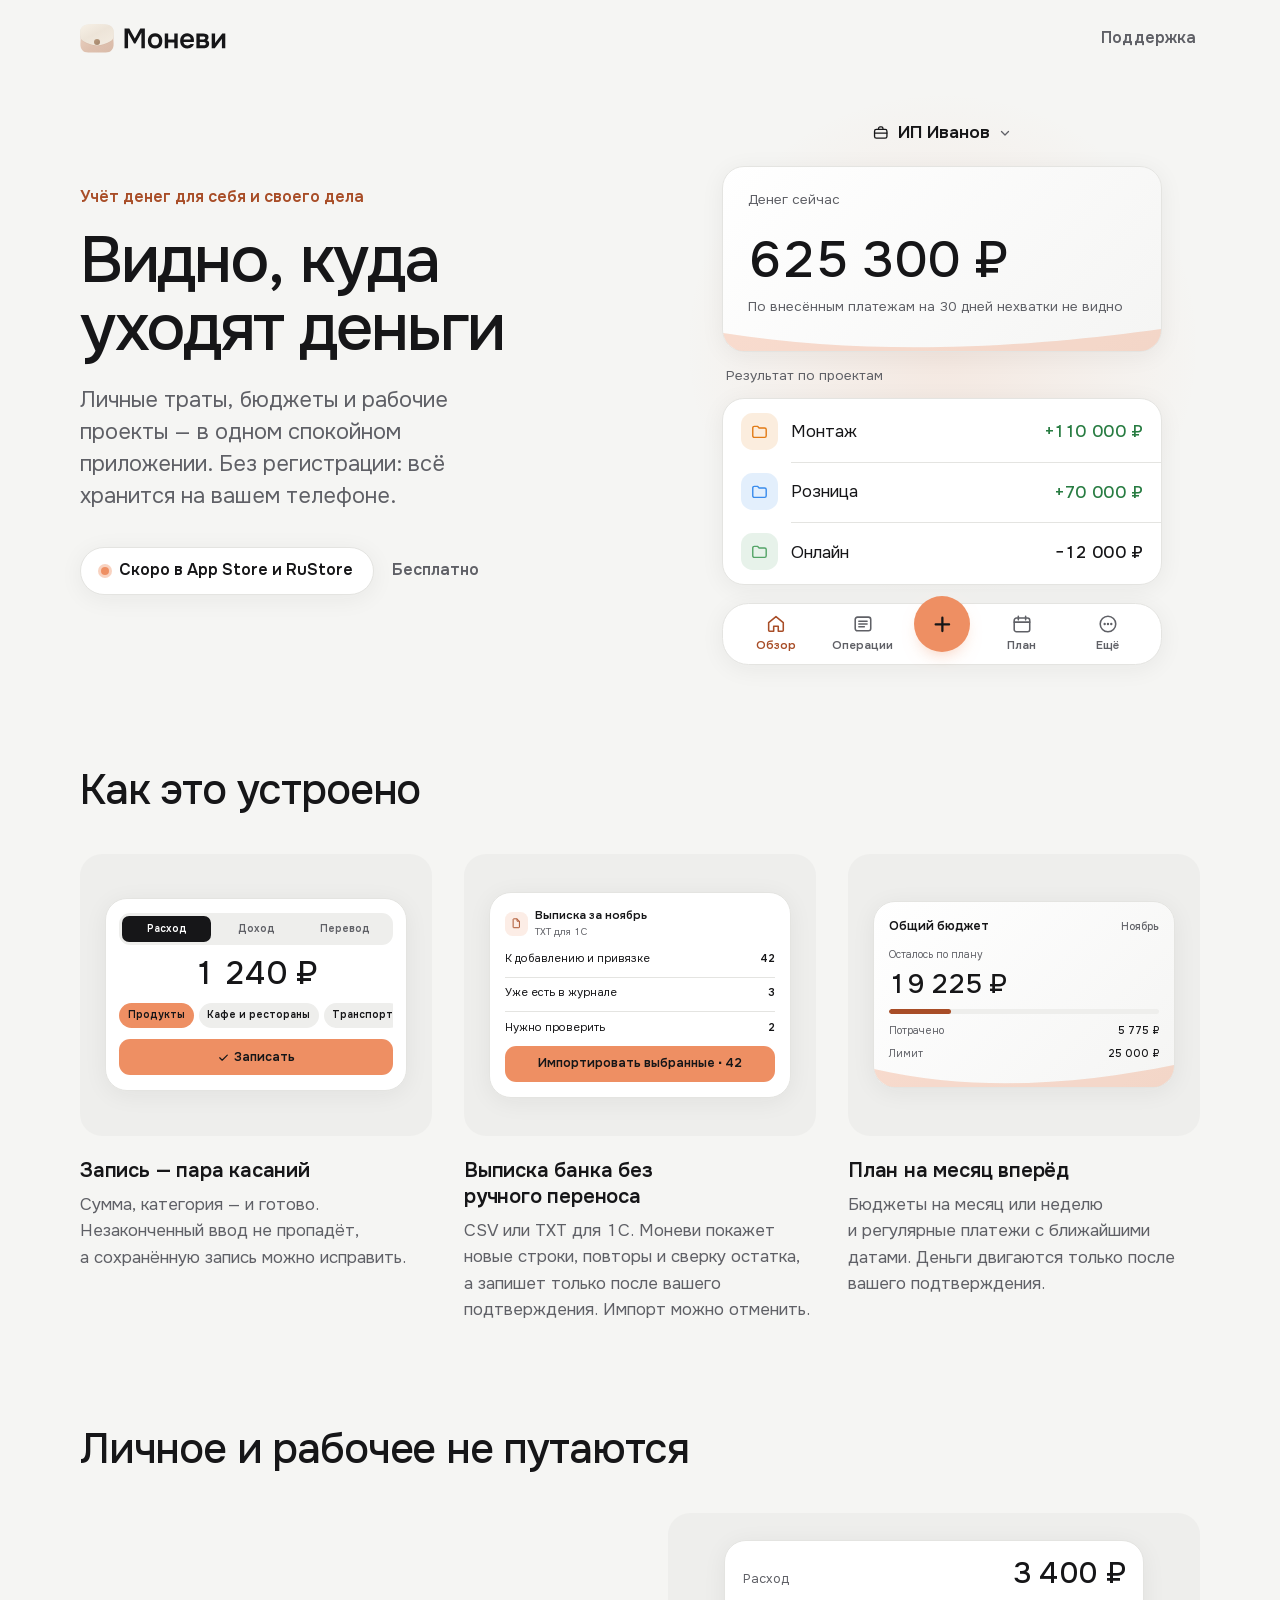
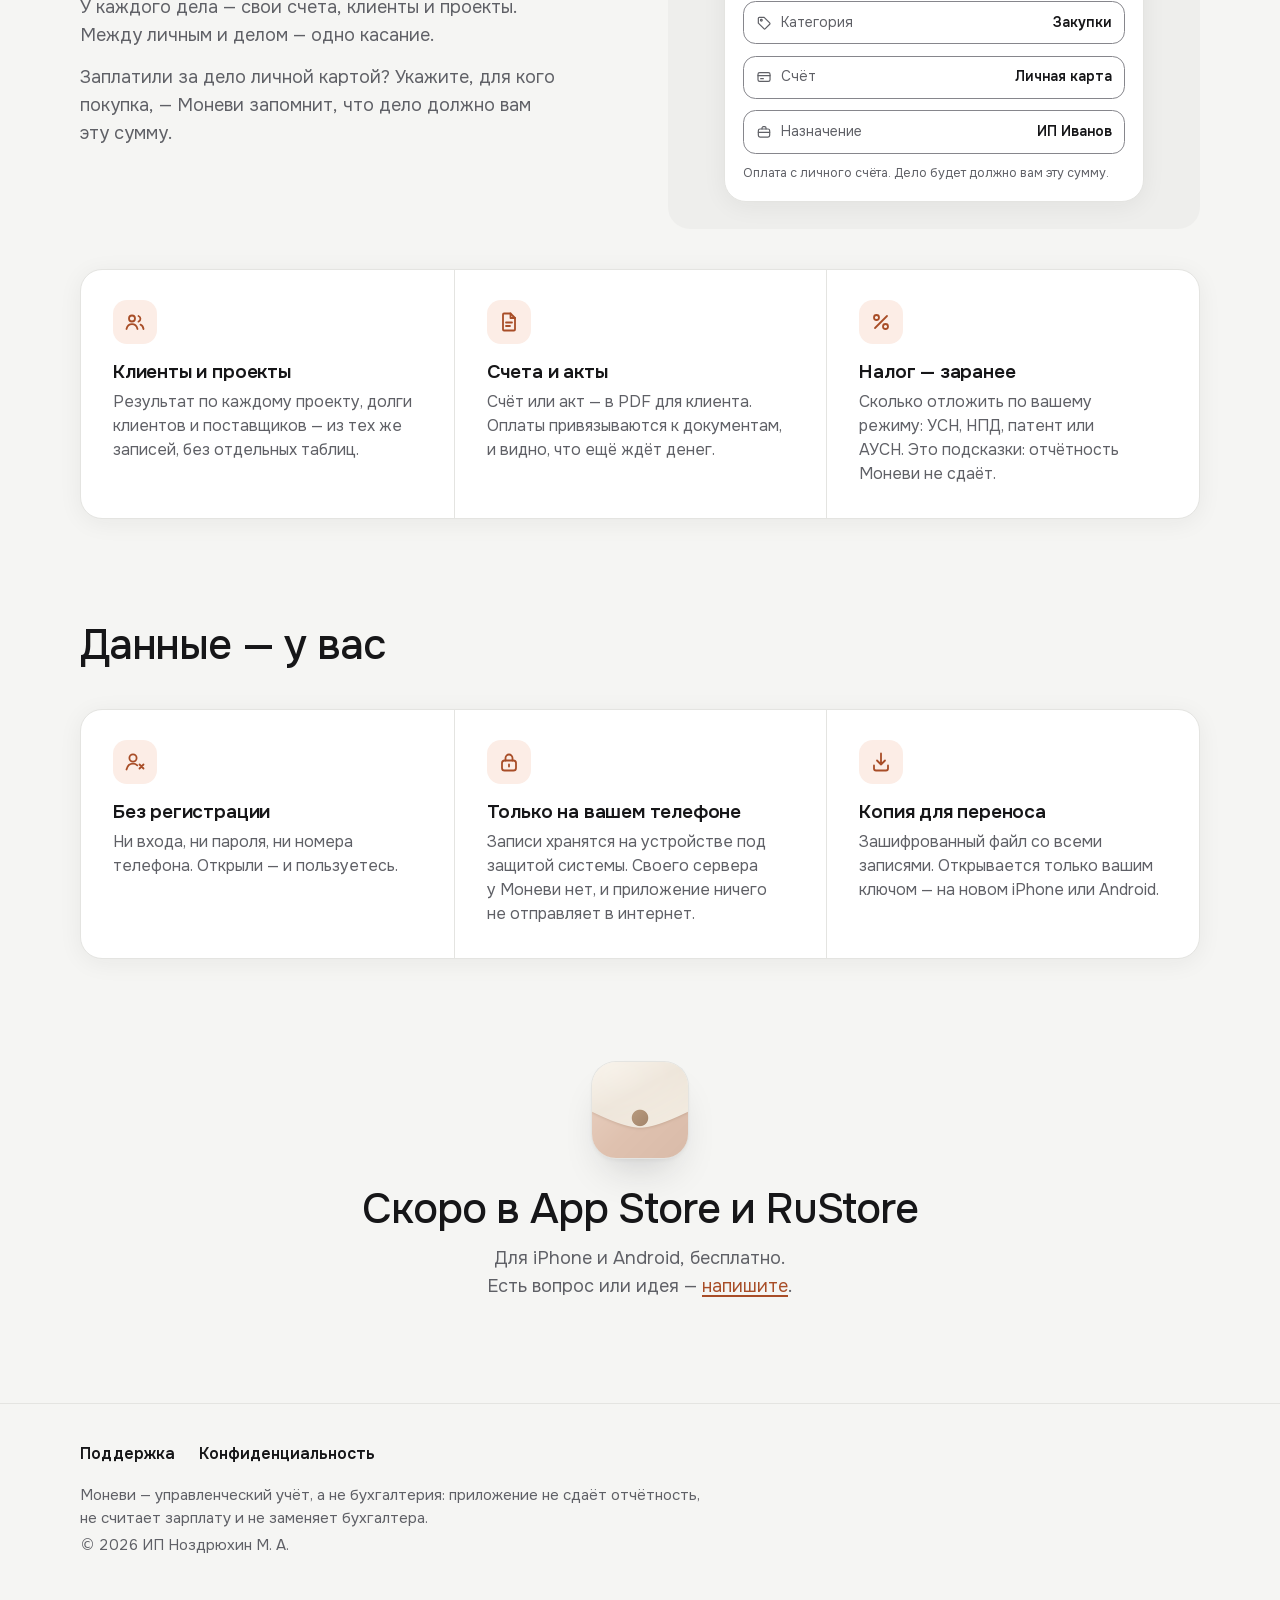
<file: index.html>
<!doctype html>
<html lang="ru">
<head>
<meta charset="utf-8">
<meta name="viewport" content="width=device-width, initial-scale=1">
<title>Моневи — видно, куда уходят деньги</title>
<meta name="description" content="Учёт денег для себя и своего дела: расходы, бюджеты, регулярные платежи, клиенты, проекты и выписки банка. Без регистрации — данные остаются на телефоне. Скоро в App Store и RuStore.">
<link rel="canonical" href="https://monevi.ru/">
<meta name="color-scheme" content="light dark">
<meta name="theme-color" content="#F5F5F3" media="(prefers-color-scheme: light)">
<meta name="theme-color" content="#121214" media="(prefers-color-scheme: dark)">
<link rel="icon" href="/favicon.ico" sizes="any">
<link rel="icon" href="/favicon.svg" type="image/svg+xml">
<link rel="apple-touch-icon" href="/apple-touch-icon.png">
<link rel="preload" href="/assets/fonts/onest-500.woff2" as="font" type="font/woff2" crossorigin>
<link rel="preload" href="/assets/fonts/onest-400.woff2" as="font" type="font/woff2" crossorigin>
<link rel="stylesheet" href="/assets/site.css">
<meta property="og:type" content="website">
<meta property="og:locale" content="ru_RU">
<meta property="og:site_name" content="Моневи">
<meta property="og:title" content="Моневи — видно, куда уходят деньги">
<meta property="og:description" content="Учёт денег для себя и своего дела. Без регистрации — данные остаются на телефоне.">
<meta property="og:url" content="https://monevi.ru/">
<meta property="og:image" content="https://monevi.ru/og.png">
<meta property="og:image:width" content="1200">
<meta property="og:image:height" content="630">
<meta property="og:image:alt" content="Знак Моневи — кошелёк — и надпись «Видно, куда уходят деньги»">
<meta name="twitter:card" content="summary_large_image">
</head>
<body>
<a class="skip" href="#main">К содержанию</a>

<header class="site-head">
  <div class="wrap">
    <a class="logo" href="/"><img src="/assets/img/monevi-wallet.svg" width="34" height="29" alt=""><!-- wordmark --><svg class="wordmark" viewBox="0 0 3657 754" role="img" aria-label="Моневи"><g fill="currentColor"><path d="M20 727V20H190L388 377L585 20H749V727H625V175L412 561H360L145 175V727Z"/><path d="M1118 734Q1037 734 978.5 701.0Q920 668 888.5 607.0Q857 546 857 464Q857 381 888.5 320.5Q920 260 978.5 226.0Q1037 192 1118 192Q1198 192 1256.0 226.0Q1314 260 1345.0 321.5Q1376 383 1376 466Q1376 547 1345.5 607.5Q1315 668 1257.0 701.0Q1199 734 1118 734ZM1117 623Q1167 623 1197.5 600.5Q1228 578 1242.0 542.0Q1256 506 1256 464Q1256 422 1242.0 385.5Q1228 349 1197.5 326.5Q1167 304 1117 304Q1067 304 1036.0 326.5Q1005 349 991.0 385.5Q977 422 977 464Q977 507 991.0 543.0Q1005 579 1036.0 601.0Q1067 623 1117 623Z"/><path d="M1464 727V200H1586V412H1806V200H1928V727H1806V521H1586V727Z"/><path d="M2272 734Q2190 734 2132.5 700.0Q2075 666 2045.5 605.5Q2016 545 2016 465Q2016 385 2046.5 323.5Q2077 262 2134.5 227.0Q2192 192 2273 192Q2331 192 2376.0 212.5Q2421 233 2452.0 269.5Q2483 306 2498.0 353.5Q2513 401 2512 455Q2512 467 2511.0 478.5Q2510 490 2508 503H2138Q2141 538 2156.5 567.0Q2172 596 2200.5 613.0Q2229 630 2272 630Q2297 630 2320.0 623.5Q2343 617 2360.5 604.0Q2378 591 2384 571H2506Q2493 628 2458.0 664.0Q2423 700 2374.5 717.0Q2326 734 2272 734ZM2394 412Q2394 379 2379.0 352.0Q2364 325 2336.5 309.5Q2309 294 2270 294Q2228 294 2200.0 311.0Q2172 328 2157.0 355.0Q2142 382 2140 412Z"/><path d="M2600 727V200H2839Q2873 200 2907.5 204.5Q2942 209 2970.0 223.5Q2998 238 3015.5 264.5Q3033 291 3033 336Q3033 360 3025.5 381.0Q3018 402 3004.5 417.0Q2991 432 2971 443Q3017 456 3037.5 488.5Q3058 521 3058 567Q3058 610 3041.0 640.5Q3024 671 2995.5 690.0Q2967 709 2932.5 718.0Q2898 727 2863 727ZM2722 621H2848Q2873 621 2893.0 616.0Q2913 611 2925.5 598.0Q2938 585 2938 562Q2938 541 2928.5 528.5Q2919 516 2903.5 510.5Q2888 505 2869.0 503.5Q2850 502 2832 502H2722ZM2722 416H2806Q2823 416 2842.0 414.0Q2861 412 2878.0 405.5Q2895 399 2906.0 387.0Q2917 375 2917 356Q2917 330 2902.5 319.0Q2888 308 2867.5 305.0Q2847 302 2827 302H2722Z"/><path d="M3149 727V200H3271V543Q3277 532 3286.5 519.0Q3296 506 3303 498L3529 200H3637V727H3516V388Q3508 401 3499.5 412.5Q3491 424 3483 434L3260 727Z"/></g></svg><!-- /wordmark --></a>
    <nav class="head-nav" aria-label="Разделы">
      <a href="/support/">Поддержка</a>
    </nav>
  </div>
</header>

<main id="main">
  <section class="hero">
    <div class="wrap hero-grid">
      <div class="hero-text">
        <p class="eyebrow">Учёт денег для&nbsp;себя и&nbsp;своего дела</p>
        <h1>Видно, куда уходят деньги</h1>
        <p class="lead">Личные траты, бюджеты и&nbsp;рабочие проекты&nbsp;— в&nbsp;одном спокойном приложении. Без регистрации: всё хранится на&nbsp;вашем телефоне.</p>
        <p class="get">
          <span class="soon">Скоро в&nbsp;App Store и&nbsp;RuStore</span>
          <span class="free">Бесплатно</span>
        </p>
      </div>

      <figure class="hero-figure" role="img" aria-label="Главный экран Моневи для дела «ИП Иванов». Денег сейчас — 625 300 ₽, по внесённым платежам на 30 дней нехватки не видно. Результат по проектам: Монтаж +110 000 ₽, Розница +70 000 ₽, Онлайн −12 000 ₽.">
        <div class="scene" aria-hidden="true">
          <p class="space">
            <svg class="ui-ico" viewBox="0 0 24 24" fill="none" stroke="currentColor" stroke-width="1.8" stroke-linecap="round" stroke-linejoin="round"><rect x="3.5" y="7.5" width="17" height="12" rx="2.5"/><path d="M9 7.5V6a2 2 0 0 1 2-2h2a2 2 0 0 1 2 2v1.5M3.5 12.5h17"/></svg>
            ИП Иванов
            <svg class="ui-ico" viewBox="0 0 24 24" fill="none" stroke="currentColor" stroke-width="2.2" stroke-linecap="round" stroke-linejoin="round"><path d="M6 9.5l6 6 6-6"/></svg>
          </p>
          <div class="ui-card fold now">
            <p class="ui-label">Денег сейчас</p>
            <p class="ui-money">625&nbsp;300&nbsp;₽</p>
            <p class="ui-note">По&nbsp;внесённым платежам на&nbsp;30&nbsp;дней нехватки не&nbsp;видно</p>
          </div>
          <p class="ui-caption">Результат по&nbsp;проектам</p>
          <div class="ui-card rows">
            <p class="row"><i class="tile tint-orange"><svg viewBox="0 0 24 24" fill="none" stroke="currentColor" stroke-width="1.8" stroke-linejoin="round"><path d="M3.5 7.5a2 2 0 0 1 2-2h4l2 2h7a2 2 0 0 1 2 2v8a2 2 0 0 1-2 2h-13a2 2 0 0 1-2-2z"/></svg></i><span>Монтаж</span><b class="ui-money ui-plus">+110&nbsp;000&nbsp;₽</b></p>
            <p class="row"><i class="tile tint-blue"><svg viewBox="0 0 24 24" fill="none" stroke="currentColor" stroke-width="1.8" stroke-linejoin="round"><path d="M3.5 7.5a2 2 0 0 1 2-2h4l2 2h7a2 2 0 0 1 2 2v8a2 2 0 0 1-2 2h-13a2 2 0 0 1-2-2z"/></svg></i><span>Розница</span><b class="ui-money ui-plus">+70&nbsp;000&nbsp;₽</b></p>
            <p class="row"><i class="tile tint-green"><svg viewBox="0 0 24 24" fill="none" stroke="currentColor" stroke-width="1.8" stroke-linejoin="round"><path d="M3.5 7.5a2 2 0 0 1 2-2h4l2 2h7a2 2 0 0 1 2 2v8a2 2 0 0 1-2 2h-13a2 2 0 0 1-2-2z"/></svg></i><span>Онлайн</span><b class="ui-money">−12&nbsp;000&nbsp;₽</b></p>
          </div>
          <div class="tabbar">
            <span class="on"><svg viewBox="0 0 24 24" fill="none" stroke="currentColor" stroke-width="1.7" stroke-linejoin="round"><path d="M4 10.5L12 4l8 6.5V19a1 1 0 0 1-1 1h-4.5v-5.5h-5V20H5a1 1 0 0 1-1-1z"/></svg>Обзор</span>
            <span><svg viewBox="0 0 24 24" fill="none" stroke="currentColor" stroke-width="1.7" stroke-linecap="round" stroke-linejoin="round"><rect x="3.5" y="4.5" width="17" height="15" rx="2.5"/><path d="M7.5 9h9M7.5 12h9M7.5 15h6"/></svg>Операции</span>
            <i class="clasp"><svg viewBox="0 0 24 24" fill="none" stroke="currentColor" stroke-width="2.2" stroke-linecap="round"><path d="M12 5.5v13M5.5 12h13"/></svg></i>
            <span><svg viewBox="0 0 24 24" fill="none" stroke="currentColor" stroke-width="1.7" stroke-linecap="round" stroke-linejoin="round"><rect x="3.5" y="5.5" width="17" height="15" rx="2.5"/><path d="M3.5 10h17M8 3.5v4M16 3.5v4"/></svg>План</span>
            <span><svg viewBox="0 0 24 24" fill="none" stroke="currentColor" stroke-width="1.7" stroke-linecap="round"><circle cx="12" cy="12" r="8.5"/><path d="M8.4 12h.01M12 12h.01M15.6 12h.01" stroke-width="2.6"/></svg>Ещё</span>
          </div>
        </div>
      </figure>
    </div>
  </section>

  <section class="section" aria-labelledby="how">
    <div class="wrap">
      <h2 id="how">Как это устроено</h2>
      <ol class="beats">
        <li class="beat">
          <div class="stage" aria-hidden="true">
            <div class="ui-card qa">
              <p class="seg"><span class="on">Расход</span><span>Доход</span><span>Перевод</span></p>
              <p class="ui-money">1&nbsp;240&nbsp;₽</p>
              <p class="chips"><span class="on">Продукты</span><span>Кафе и&nbsp;рестораны</span><span>Транспорт</span></p>
              <p class="btn-ui"><svg viewBox="0 0 24 24" fill="none" stroke="currentColor" stroke-width="2.2" stroke-linecap="round" stroke-linejoin="round"><path d="M5 12.5l4.5 4.5L19 7.5"/></svg>Записать</p>
            </div>
          </div>
          <h3>Запись&nbsp;— пара касаний</h3>
          <p>Сумма, категория&nbsp;— и&nbsp;готово. Незаконченный ввод не&nbsp;пропадёт, а&nbsp;сохранённую запись можно исправить.</p>
        </li>
        <li class="beat">
          <div class="stage" aria-hidden="true">
            <div class="ui-card imp">
              <p class="imp-file"><i class="tile"><svg viewBox="0 0 24 24" fill="none" stroke="currentColor" stroke-width="1.8" stroke-linejoin="round"><path d="M7 3.5h6.5L18 8v11.5a1 1 0 0 1-1 1H7a1 1 0 0 1-1-1v-15a1 1 0 0 1 1-1z"/><path d="M13.5 3.5V8H18"/></svg></i><span>Выписка за&nbsp;ноябрь<small>TXT для&nbsp;1С</small></span></p>
              <p class="stat"><span>К&nbsp;добавлению и&nbsp;привязке</span><b>42</b></p>
              <p class="stat"><span>Уже есть в&nbsp;журнале</span><b>3</b></p>
              <p class="stat"><span>Нужно проверить</span><b>2</b></p>
              <p class="btn-ui">Импортировать выбранные · 42</p>
            </div>
          </div>
          <h3>Выписка банка без ручного переноса</h3>
          <p>CSV или TXT для&nbsp;1С. Моневи покажет новые строки, повторы и&nbsp;сверку остатка, а&nbsp;запишет только после вашего подтверждения. Импорт можно отменить.</p>
        </li>
        <li class="beat">
          <div class="stage" aria-hidden="true">
            <div class="ui-card fold budget">
              <p class="budget-head"><span>Общий бюджет</span><small>Ноябрь</small></p>
              <p class="ui-label">Осталось по&nbsp;плану</p>
              <p class="ui-money">19&nbsp;225&nbsp;₽</p>
              <p class="bar"><i></i></p>
              <p class="stat"><span>Потрачено</span><b>5&nbsp;775&nbsp;₽</b></p>
              <p class="stat"><span>Лимит</span><b>25&nbsp;000&nbsp;₽</b></p>
            </div>
          </div>
          <h3>План на&nbsp;месяц вперёд</h3>
          <p>Бюджеты на&nbsp;месяц или неделю и&nbsp;регулярные платежи с&nbsp;ближайшими датами. Деньги двигаются только после вашего подтверждения.</p>
        </li>
      </ol>
    </div>
  </section>

  <section class="section" aria-labelledby="business">
    <div class="wrap">
      <h2 id="business">Личное и&nbsp;рабочее не&nbsp;путаются</h2>
      <div class="linked">
        <div class="linked-text">
          <p>У&nbsp;каждого дела&nbsp;— свои счета, клиенты и&nbsp;проекты. Между личным и&nbsp;делом&nbsp;— одно касание.</p>
          <p>Заплатили за&nbsp;дело личной картой? Укажите, для кого покупка,&nbsp;— Моневи запомнит, что дело должно вам эту сумму.</p>
        </div>
        <div class="stage" aria-hidden="true">
          <div class="ui-card purchase">
            <p class="purchase-head"><span class="ui-label">Расход</span><b class="ui-money">3&nbsp;400&nbsp;₽</b></p>
            <p class="field"><svg viewBox="0 0 24 24" fill="none" stroke="currentColor" stroke-width="1.8" stroke-linejoin="round"><path d="M3.5 12.2V5a1.5 1.5 0 0 1 1.5-1.5h7.2l8.3 8.3a1.5 1.5 0 0 1 0 2.1l-6.6 6.6a1.5 1.5 0 0 1-2.1 0z"/><circle cx="8" cy="8" r="1.3"/></svg><span>Категория</span><b>Закупки</b></p>
            <p class="field"><svg viewBox="0 0 24 24" fill="none" stroke="currentColor" stroke-width="1.8" stroke-linecap="round" stroke-linejoin="round"><rect x="3" y="5.5" width="18" height="13" rx="2.5"/><path d="M3 10h18M7 14.5h4"/></svg><span>Счёт</span><b>Личная карта</b></p>
            <p class="field"><svg viewBox="0 0 24 24" fill="none" stroke="currentColor" stroke-width="1.8" stroke-linecap="round" stroke-linejoin="round"><rect x="3.5" y="7.5" width="17" height="12" rx="2.5"/><path d="M9 7.5V6a2 2 0 0 1 2-2h2a2 2 0 0 1 2 2v1.5M3.5 12.5h17"/></svg><span>Назначение</span><b>ИП Иванов</b></p>
            <p class="ui-note">Оплата с&nbsp;личного счёта. Дело будет должно вам эту сумму.</p>
          </div>
        </div>
      </div>
      <ul class="facts">
        <li class="fact">
          <span class="fact-icon"><svg viewBox="0 0 24 24" fill="none" stroke="currentColor" stroke-width="1.8" stroke-linecap="round" stroke-linejoin="round" aria-hidden="true"><circle cx="9" cy="8.5" r="3"/><path d="M3.5 19c.8-3 3-4.8 5.5-4.8s4.7 1.8 5.5 4.8M15.5 6a3 3 0 0 1 0 5.6M17.5 14.6c1.5.6 2.6 2.1 3 4.4"/></svg></span>
          <h3>Клиенты и&nbsp;проекты</h3>
          <p>Результат по&nbsp;каждому проекту, долги клиентов и&nbsp;поставщиков&nbsp;— из&nbsp;тех&nbsp;же записей, без отдельных таблиц.</p>
        </li>
        <li class="fact">
          <span class="fact-icon"><svg viewBox="0 0 24 24" fill="none" stroke="currentColor" stroke-width="1.8" stroke-linecap="round" stroke-linejoin="round" aria-hidden="true"><path d="M7 3.5h6.5L18 8v11.5a1 1 0 0 1-1 1H7a1 1 0 0 1-1-1v-15a1 1 0 0 1 1-1z"/><path d="M13.5 3.5V8H18M9 12.5h6M9 16h4"/></svg></span>
          <h3>Счета и&nbsp;акты</h3>
          <p>Счёт или акт&nbsp;— в&nbsp;PDF для клиента. Оплаты привязываются к&nbsp;документам, и&nbsp;видно, что ещё ждёт денег.</p>
        </li>
        <li class="fact">
          <span class="fact-icon"><svg viewBox="0 0 24 24" fill="none" stroke="currentColor" stroke-width="1.8" stroke-linecap="round" aria-hidden="true"><path d="M18 6L6 18"/><circle cx="7.5" cy="7.5" r="2.5"/><circle cx="16.5" cy="16.5" r="2.5"/></svg></span>
          <h3>Налог&nbsp;— заранее</h3>
          <p>Сколько отложить по&nbsp;вашему режиму: УСН, НПД, патент или АУСН. Это подсказки: отчётность Моневи не&nbsp;сдаёт.</p>
        </li>
      </ul>
    </div>
  </section>

  <section class="section" aria-labelledby="data">
    <div class="wrap">
      <h2 id="data">Данные&nbsp;— у&nbsp;вас</h2>
      <ul class="facts">
        <li class="fact">
          <span class="fact-icon"><svg viewBox="0 0 24 24" fill="none" stroke="currentColor" stroke-width="1.8" stroke-linecap="round" stroke-linejoin="round" aria-hidden="true"><circle cx="10" cy="8" r="3.6"/><path d="M3.5 19.5c.9-3.6 3.6-5.8 6.5-5.8 1.6 0 3.1.6 4.3 1.7M16.5 14.5l4 4M20.5 14.5l-4 4"/></svg></span>
          <h3>Без регистрации</h3>
          <p>Ни входа, ни пароля, ни номера телефона. Открыли&nbsp;— и&nbsp;пользуетесь.</p>
        </li>
        <li class="fact">
          <span class="fact-icon"><svg viewBox="0 0 24 24" fill="none" stroke="currentColor" stroke-width="1.8" stroke-linecap="round" stroke-linejoin="round" aria-hidden="true"><rect x="5" y="10.5" width="14" height="10" rx="2.6"/><path d="M8.5 10.5V8a3.5 3.5 0 0 1 7 0v2.5M12 14.5v2"/></svg></span>
          <h3>Только на&nbsp;вашем телефоне</h3>
          <p>Записи хранятся на&nbsp;устройстве под защитой системы. Своего сервера у&nbsp;Моневи нет, и&nbsp;приложение ничего не&nbsp;отправляет в&nbsp;интернет.</p>
        </li>
        <li class="fact">
          <span class="fact-icon"><svg viewBox="0 0 24 24" fill="none" stroke="currentColor" stroke-width="1.8" stroke-linecap="round" stroke-linejoin="round" aria-hidden="true"><path d="M12 3.5v11M8 10.5l4 4 4-4M5 15.5v3a2 2 0 0 0 2 2h10a2 2 0 0 0 2-2v-3"/></svg></span>
          <h3>Копия для&nbsp;переноса</h3>
          <p>Зашифрованный файл со&nbsp;всеми записями. Открывается только вашим ключом&nbsp;— на&nbsp;новом iPhone или Android.</p>
        </li>
      </ul>
    </div>
  </section>

  <section class="section closing" aria-labelledby="get">
    <div class="wrap">
      <img class="closing-icon" src="/assets/img/icon-192.png" width="96" height="96" alt="">
      <h2 id="get">Скоро в&nbsp;App Store и&nbsp;RuStore</h2>
      <p>Для iPhone и&nbsp;Android, бесплатно. Есть вопрос или идея&nbsp;— <a href="/support/">напишите</a>.</p>
    </div>
  </section>
</main>

<footer class="site-foot">
  <div class="wrap">
    <nav aria-label="Документы">
      <a href="/support/">Поддержка</a>
      <a href="/privacy/">Конфиденциальность</a>
    </nav>
    <p>Моневи&nbsp;— управленческий учёт, а&nbsp;не&nbsp;бухгалтерия: приложение не&nbsp;сдаёт отчётность, не&nbsp;считает зарплату и&nbsp;не&nbsp;заменяет бухгалтера.</p>
    <p>© 2026 ИП Ноздрюхин М.&nbsp;А.</p>
  </div>
</footer>
</body>
</html>
</file>
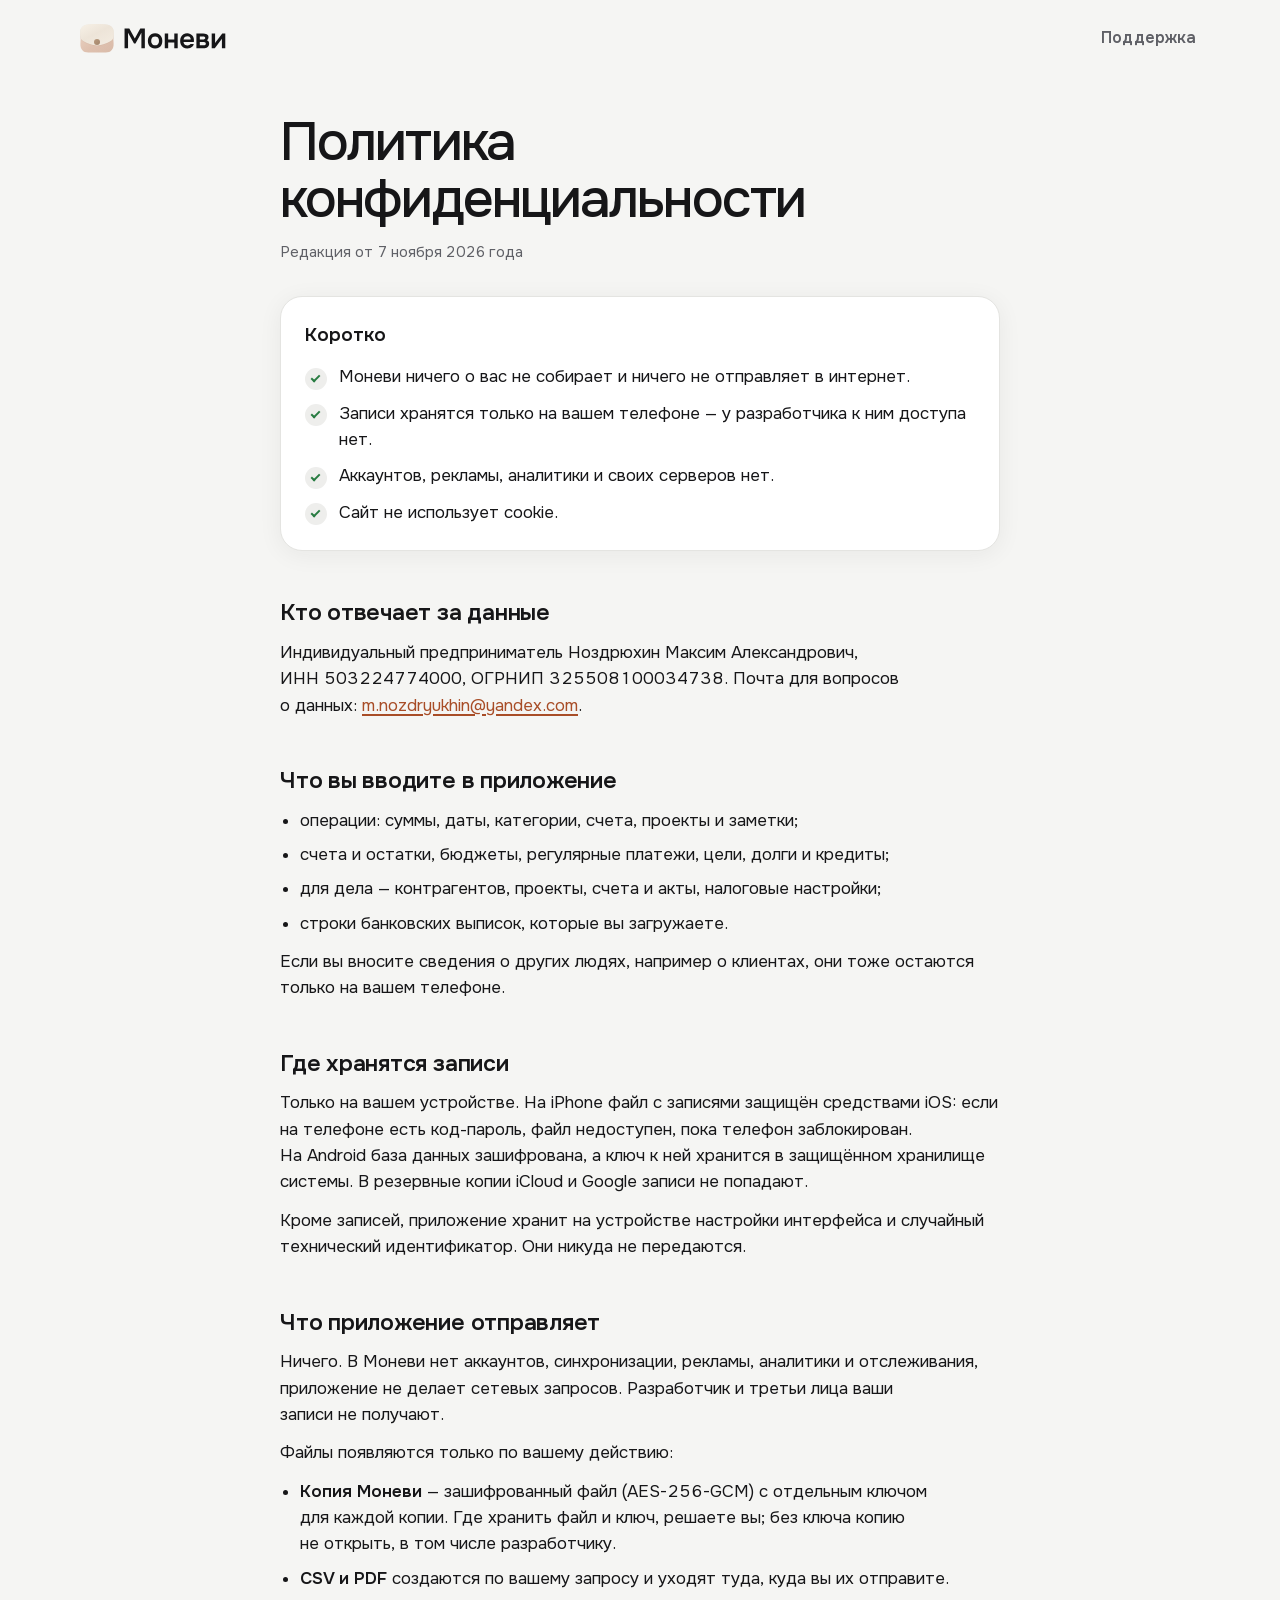
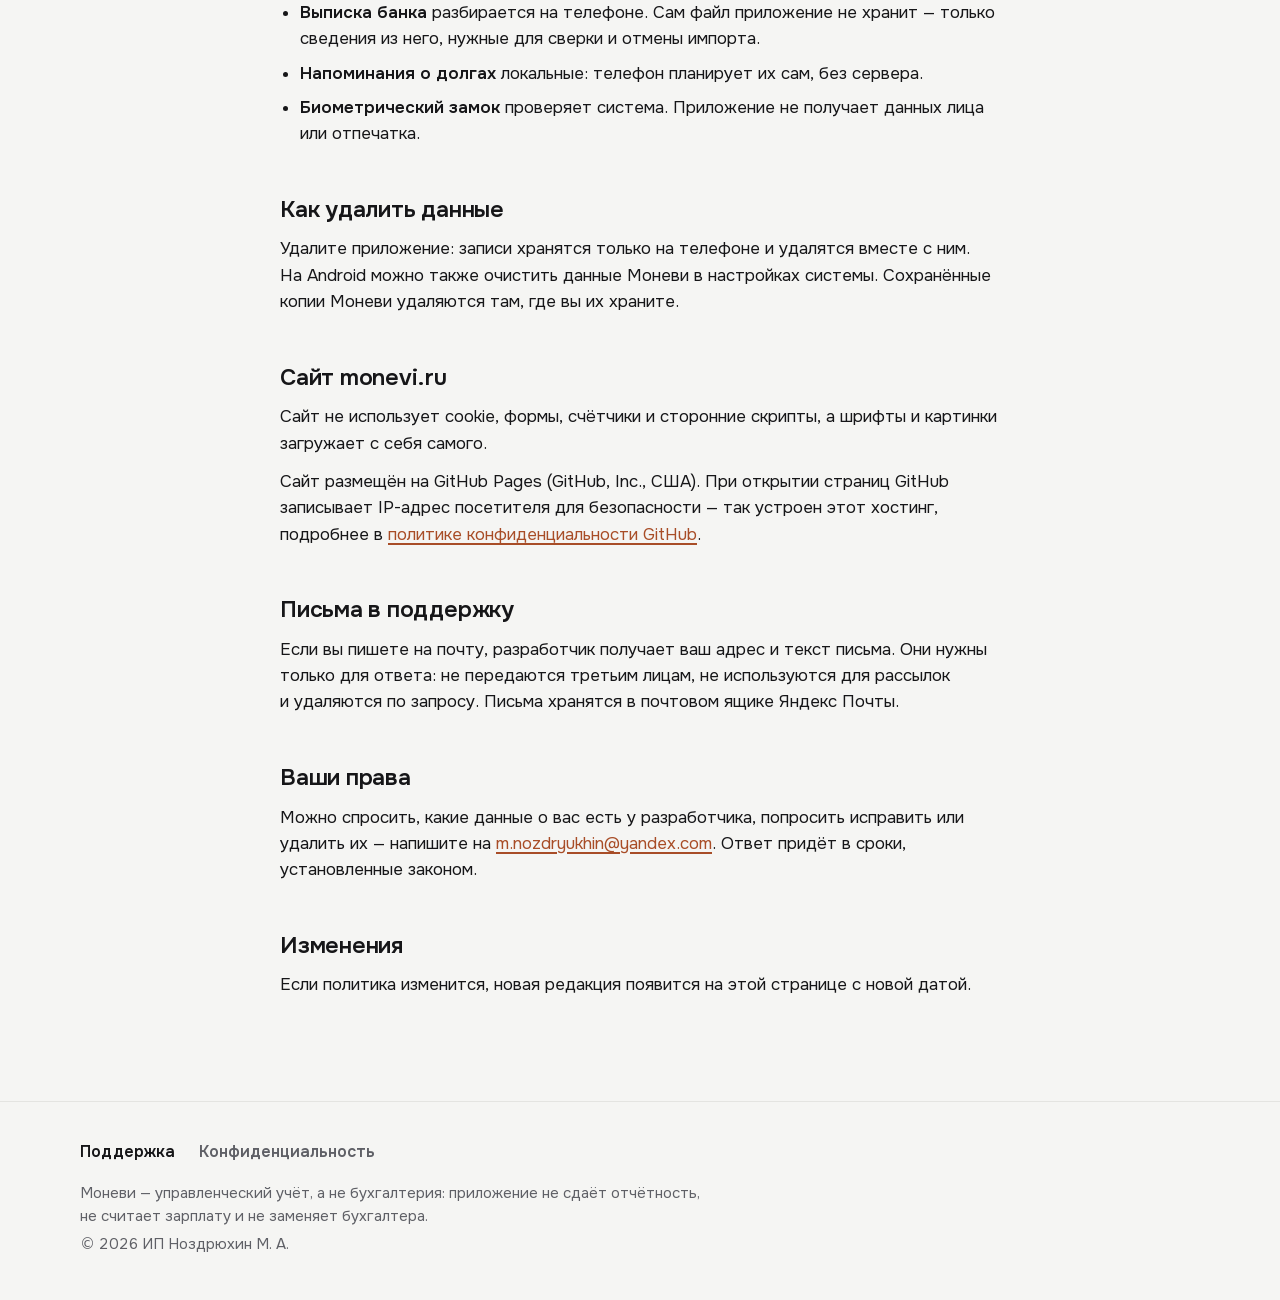
<file: privacy/index.html>
<!doctype html>
<html lang="ru">
<head>
<meta charset="utf-8">
<meta name="viewport" content="width=device-width, initial-scale=1">
<title>Политика конфиденциальности — Моневи</title>
<meta name="description" content="Моневи ничего о вас не собирает: записи хранятся только на вашем телефоне. Аккаунтов, рекламы, аналитики и своих серверов нет.">
<link rel="canonical" href="https://monevi.ru/privacy/">
<meta name="color-scheme" content="light dark">
<meta name="theme-color" content="#F5F5F3" media="(prefers-color-scheme: light)">
<meta name="theme-color" content="#121214" media="(prefers-color-scheme: dark)">
<link rel="icon" href="/favicon.ico" sizes="any">
<link rel="icon" href="/favicon.svg" type="image/svg+xml">
<link rel="apple-touch-icon" href="/apple-touch-icon.png">
<link rel="preload" href="/assets/fonts/onest-500.woff2" as="font" type="font/woff2" crossorigin>
<link rel="preload" href="/assets/fonts/onest-400.woff2" as="font" type="font/woff2" crossorigin>
<link rel="stylesheet" href="/assets/site.css">
<meta property="og:type" content="website">
<meta property="og:locale" content="ru_RU">
<meta property="og:site_name" content="Моневи">
<meta property="og:title" content="Политика конфиденциальности Моневи">
<meta property="og:url" content="https://monevi.ru/privacy/">
<meta property="og:image" content="https://monevi.ru/og.png">
</head>
<body>
<a class="skip" href="#main">К содержанию</a>

<header class="site-head">
  <div class="wrap">
    <a class="logo" href="/"><img src="/assets/img/monevi-wallet.svg" width="34" height="29" alt=""><!-- wordmark --><svg class="wordmark" viewBox="0 0 3657 754" role="img" aria-label="Моневи"><g fill="currentColor"><path d="M20 727V20H190L388 377L585 20H749V727H625V175L412 561H360L145 175V727Z"/><path d="M1118 734Q1037 734 978.5 701.0Q920 668 888.5 607.0Q857 546 857 464Q857 381 888.5 320.5Q920 260 978.5 226.0Q1037 192 1118 192Q1198 192 1256.0 226.0Q1314 260 1345.0 321.5Q1376 383 1376 466Q1376 547 1345.5 607.5Q1315 668 1257.0 701.0Q1199 734 1118 734ZM1117 623Q1167 623 1197.5 600.5Q1228 578 1242.0 542.0Q1256 506 1256 464Q1256 422 1242.0 385.5Q1228 349 1197.5 326.5Q1167 304 1117 304Q1067 304 1036.0 326.5Q1005 349 991.0 385.5Q977 422 977 464Q977 507 991.0 543.0Q1005 579 1036.0 601.0Q1067 623 1117 623Z"/><path d="M1464 727V200H1586V412H1806V200H1928V727H1806V521H1586V727Z"/><path d="M2272 734Q2190 734 2132.5 700.0Q2075 666 2045.5 605.5Q2016 545 2016 465Q2016 385 2046.5 323.5Q2077 262 2134.5 227.0Q2192 192 2273 192Q2331 192 2376.0 212.5Q2421 233 2452.0 269.5Q2483 306 2498.0 353.5Q2513 401 2512 455Q2512 467 2511.0 478.5Q2510 490 2508 503H2138Q2141 538 2156.5 567.0Q2172 596 2200.5 613.0Q2229 630 2272 630Q2297 630 2320.0 623.5Q2343 617 2360.5 604.0Q2378 591 2384 571H2506Q2493 628 2458.0 664.0Q2423 700 2374.5 717.0Q2326 734 2272 734ZM2394 412Q2394 379 2379.0 352.0Q2364 325 2336.5 309.5Q2309 294 2270 294Q2228 294 2200.0 311.0Q2172 328 2157.0 355.0Q2142 382 2140 412Z"/><path d="M2600 727V200H2839Q2873 200 2907.5 204.5Q2942 209 2970.0 223.5Q2998 238 3015.5 264.5Q3033 291 3033 336Q3033 360 3025.5 381.0Q3018 402 3004.5 417.0Q2991 432 2971 443Q3017 456 3037.5 488.5Q3058 521 3058 567Q3058 610 3041.0 640.5Q3024 671 2995.5 690.0Q2967 709 2932.5 718.0Q2898 727 2863 727ZM2722 621H2848Q2873 621 2893.0 616.0Q2913 611 2925.5 598.0Q2938 585 2938 562Q2938 541 2928.5 528.5Q2919 516 2903.5 510.5Q2888 505 2869.0 503.5Q2850 502 2832 502H2722ZM2722 416H2806Q2823 416 2842.0 414.0Q2861 412 2878.0 405.5Q2895 399 2906.0 387.0Q2917 375 2917 356Q2917 330 2902.5 319.0Q2888 308 2867.5 305.0Q2847 302 2827 302H2722Z"/><path d="M3149 727V200H3271V543Q3277 532 3286.5 519.0Q3296 506 3303 498L3529 200H3637V727H3516V388Q3508 401 3499.5 412.5Q3491 424 3483 434L3260 727Z"/></g></svg><!-- /wordmark --></a>
    <nav class="head-nav" aria-label="Разделы">
      <a href="/support/">Поддержка</a>
    </nav>
  </div>
</header>

<main id="main" class="doc">
  <div class="wrap">
    <h1>Политика конфиденциальности</h1>
    <p class="meta">Редакция от&nbsp;7&nbsp;ноября 2026&nbsp;года</p>

    <div class="card">
      <p class="summary-title">Коротко</p>
      <ul class="checks">
        <li>Моневи ничего о&nbsp;вас не&nbsp;собирает и&nbsp;ничего не&nbsp;отправляет в&nbsp;интернет.</li>
        <li>Записи хранятся только на&nbsp;вашем телефоне&nbsp;— у&nbsp;разработчика к&nbsp;ним доступа нет.</li>
        <li>Аккаунтов, рекламы, аналитики и&nbsp;своих серверов нет.</li>
        <li>Сайт не&nbsp;использует cookie.</li>
      </ul>
    </div>

    <h2>Кто отвечает за&nbsp;данные</h2>
    <p>Индивидуальный предприниматель Ноздрюхин Максим Александрович, ИНН&nbsp;503224774000, ОГРНИП&nbsp;325508100034738. Почта для вопросов о&nbsp;данных: <a href="mailto:m.nozdryukhin@yandex.com">m.nozdryukhin@yandex.com</a>.</p>

    <h2>Что вы вводите в&nbsp;приложение</h2>
    <ul>
      <li>операции: суммы, даты, категории, счета, проекты и&nbsp;заметки;</li>
      <li>счета и&nbsp;остатки, бюджеты, регулярные платежи, цели, долги и&nbsp;кредиты;</li>
      <li>для дела&nbsp;— контрагентов, проекты, счета и&nbsp;акты, налоговые настройки;</li>
      <li>строки банковских выписок, которые вы загружаете.</li>
    </ul>
    <p>Если вы вносите сведения о&nbsp;других людях, например о&nbsp;клиентах, они тоже остаются только на&nbsp;вашем телефоне.</p>

    <h2>Где хранятся записи</h2>
    <p>Только на&nbsp;вашем устройстве. На&nbsp;iPhone файл с&nbsp;записями защищён средствами iOS: если на&nbsp;телефоне есть код-пароль, файл недоступен, пока телефон заблокирован. На&nbsp;Android база данных зашифрована, а&nbsp;ключ к&nbsp;ней хранится в&nbsp;защищённом хранилище системы. В&nbsp;резервные копии iCloud и&nbsp;Google записи не&nbsp;попадают.</p>
    <p>Кроме записей, приложение хранит на&nbsp;устройстве настройки интерфейса и&nbsp;случайный технический идентификатор. Они никуда не&nbsp;передаются.</p>

    <h2>Что приложение отправляет</h2>
    <p>Ничего. В&nbsp;Моневи нет аккаунтов, синхронизации, рекламы, аналитики и&nbsp;отслеживания, приложение не&nbsp;делает сетевых запросов. Разработчик и&nbsp;третьи лица ваши записи не&nbsp;получают.</p>
    <p>Файлы появляются только по&nbsp;вашему действию:</p>
    <ul>
      <li><b>Копия Моневи</b>&nbsp;— зашифрованный файл (AES-256-GCM) с&nbsp;отдельным ключом для&nbsp;каждой копии. Где хранить файл и&nbsp;ключ, решаете вы; без ключа копию не&nbsp;открыть, в&nbsp;том числе разработчику.</li>
      <li><b>CSV и&nbsp;PDF</b> создаются по&nbsp;вашему запросу и&nbsp;уходят туда, куда вы их отправите.</li>
      <li><b>Выписка банка</b> разбирается на&nbsp;телефоне. Сам файл приложение не&nbsp;хранит&nbsp;— только сведения из&nbsp;него, нужные для&nbsp;сверки и&nbsp;отмены импорта.</li>
      <li><b>Напоминания о&nbsp;долгах</b> локальные: телефон планирует их сам, без сервера.</li>
      <li><b>Биометрический замок</b> проверяет система. Приложение не&nbsp;получает данных лица или отпечатка.</li>
    </ul>

    <h2>Как удалить данные</h2>
    <p>Удалите приложение: записи хранятся только на&nbsp;телефоне и&nbsp;удалятся вместе с&nbsp;ним. На&nbsp;Android можно также очистить данные Моневи в&nbsp;настройках системы. Сохранённые копии Моневи удаляются там, где вы их храните.</p>

    <h2>Сайт monevi.ru</h2>
    <p>Сайт не&nbsp;использует cookie, формы, счётчики и&nbsp;сторонние скрипты, а&nbsp;шрифты и&nbsp;картинки загружает с&nbsp;себя самого.</p>
    <p>Сайт размещён на&nbsp;GitHub Pages (GitHub, Inc., США). При открытии страниц GitHub записывает IP-адрес посетителя для&nbsp;безопасности&nbsp;— так устроен этот хостинг, подробнее в&nbsp;<a href="https://docs.github.com/en/site-policy/privacy-policies/github-general-privacy-statement">политике конфиденциальности GitHub</a>.</p>

    <h2>Письма в&nbsp;поддержку</h2>
    <p>Если вы пишете на&nbsp;почту, разработчик получает ваш адрес и&nbsp;текст письма. Они нужны только для ответа: не&nbsp;передаются третьим лицам, не&nbsp;используются для рассылок и&nbsp;удаляются по&nbsp;запросу. Письма хранятся в&nbsp;почтовом ящике Яндекс Почты.</p>

    <h2>Ваши права</h2>
    <p>Можно спросить, какие данные о&nbsp;вас есть у&nbsp;разработчика, попросить исправить или удалить их&nbsp;— напишите на&nbsp;<a href="mailto:m.nozdryukhin@yandex.com">m.nozdryukhin@yandex.com</a>. Ответ придёт в&nbsp;сроки, установленные законом.</p>

    <h2>Изменения</h2>
    <p>Если политика изменится, новая редакция появится на&nbsp;этой странице с&nbsp;новой датой.</p>
  </div>
</main>

<footer class="site-foot">
  <div class="wrap">
    <nav aria-label="Документы">
      <a href="/support/">Поддержка</a>
      <a href="/privacy/" aria-current="page">Конфиденциальность</a>
    </nav>
    <p>Моневи&nbsp;— управленческий учёт, а&nbsp;не&nbsp;бухгалтерия: приложение не&nbsp;сдаёт отчётность, не&nbsp;считает зарплату и&nbsp;не&nbsp;заменяет бухгалтера.</p>
    <p>© 2026 ИП Ноздрюхин М.&nbsp;А.</p>
  </div>
</footer>
</body>
</html>
</file>
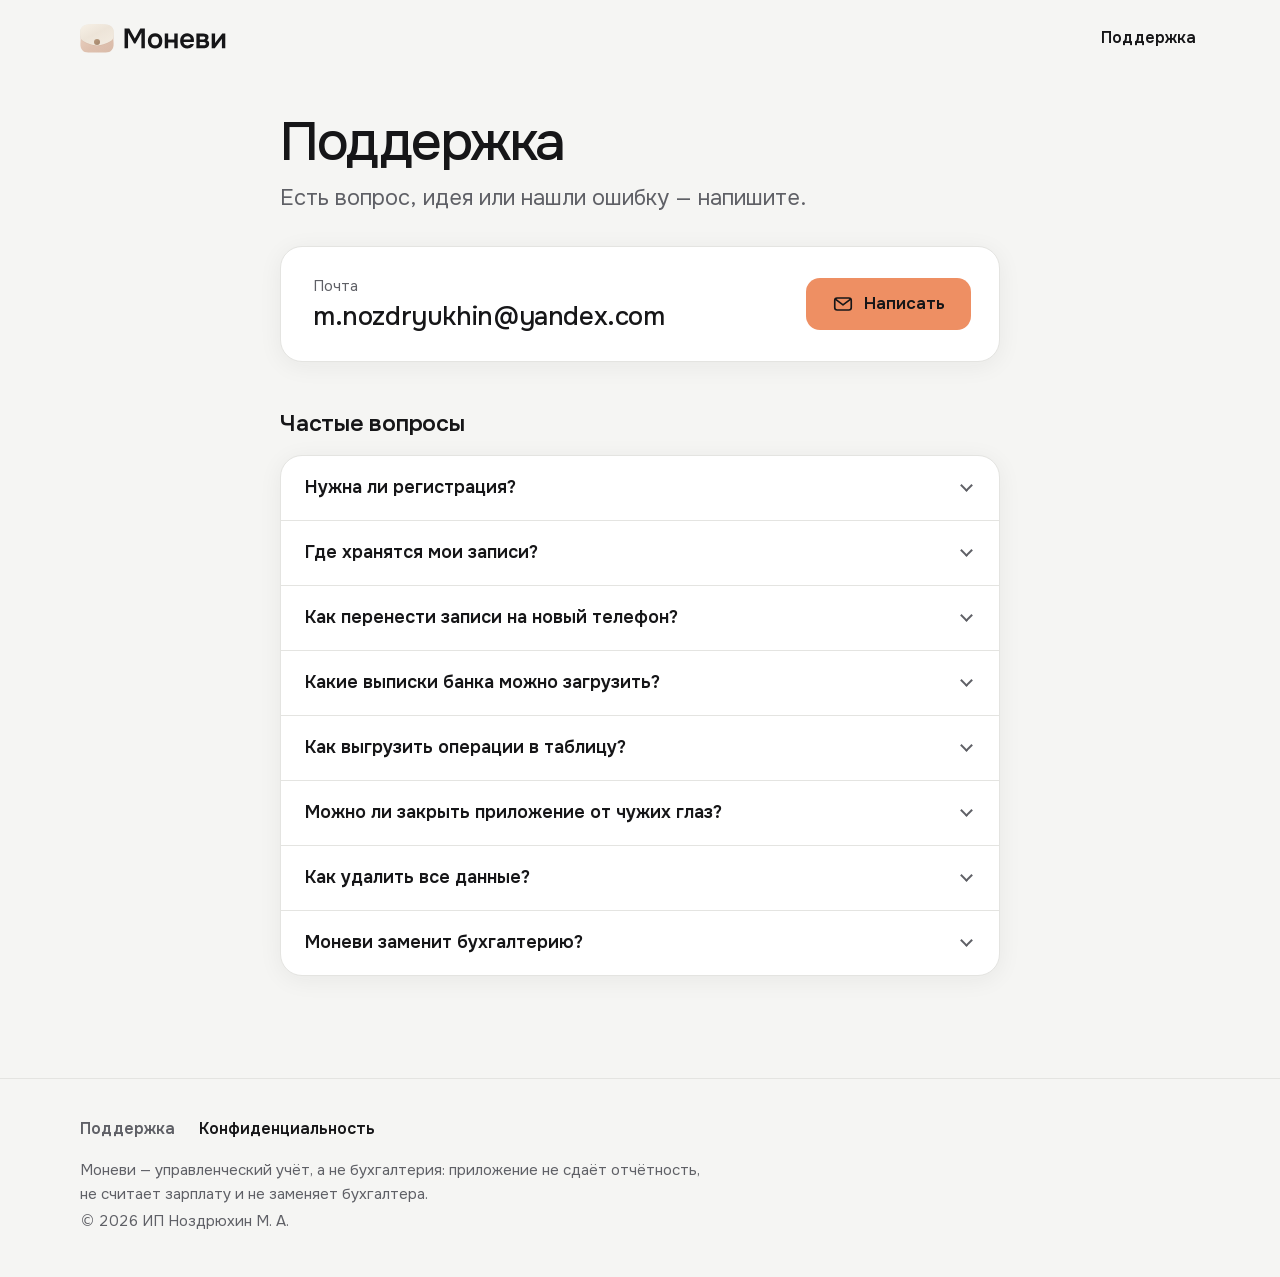
<file: support/index.html>
<!doctype html>
<html lang="ru">
<head>
<meta charset="utf-8">
<meta name="viewport" content="width=device-width, initial-scale=1">
<title>Поддержка — Моневи</title>
<meta name="description" content="Как связаться с Моневи и ответы на частые вопросы: перенос на новый телефон, выписки банка, выгрузка в CSV, защита и удаление данных.">
<link rel="canonical" href="https://monevi.ru/support/">
<meta name="color-scheme" content="light dark">
<meta name="theme-color" content="#F5F5F3" media="(prefers-color-scheme: light)">
<meta name="theme-color" content="#121214" media="(prefers-color-scheme: dark)">
<link rel="icon" href="/favicon.ico" sizes="any">
<link rel="icon" href="/favicon.svg" type="image/svg+xml">
<link rel="apple-touch-icon" href="/apple-touch-icon.png">
<link rel="preload" href="/assets/fonts/onest-500.woff2" as="font" type="font/woff2" crossorigin>
<link rel="preload" href="/assets/fonts/onest-400.woff2" as="font" type="font/woff2" crossorigin>
<link rel="stylesheet" href="/assets/site.css">
<meta property="og:type" content="website">
<meta property="og:locale" content="ru_RU">
<meta property="og:site_name" content="Моневи">
<meta property="og:title" content="Поддержка Моневи">
<meta property="og:url" content="https://monevi.ru/support/">
<meta property="og:image" content="https://monevi.ru/og.png">
</head>
<body>
<a class="skip" href="#main">К содержанию</a>

<header class="site-head">
  <div class="wrap">
    <a class="logo" href="/"><img src="/assets/img/monevi-wallet.svg" width="34" height="29" alt=""><!-- wordmark --><svg class="wordmark" viewBox="0 0 3657 754" role="img" aria-label="Моневи"><g fill="currentColor"><path d="M20 727V20H190L388 377L585 20H749V727H625V175L412 561H360L145 175V727Z"/><path d="M1118 734Q1037 734 978.5 701.0Q920 668 888.5 607.0Q857 546 857 464Q857 381 888.5 320.5Q920 260 978.5 226.0Q1037 192 1118 192Q1198 192 1256.0 226.0Q1314 260 1345.0 321.5Q1376 383 1376 466Q1376 547 1345.5 607.5Q1315 668 1257.0 701.0Q1199 734 1118 734ZM1117 623Q1167 623 1197.5 600.5Q1228 578 1242.0 542.0Q1256 506 1256 464Q1256 422 1242.0 385.5Q1228 349 1197.5 326.5Q1167 304 1117 304Q1067 304 1036.0 326.5Q1005 349 991.0 385.5Q977 422 977 464Q977 507 991.0 543.0Q1005 579 1036.0 601.0Q1067 623 1117 623Z"/><path d="M1464 727V200H1586V412H1806V200H1928V727H1806V521H1586V727Z"/><path d="M2272 734Q2190 734 2132.5 700.0Q2075 666 2045.5 605.5Q2016 545 2016 465Q2016 385 2046.5 323.5Q2077 262 2134.5 227.0Q2192 192 2273 192Q2331 192 2376.0 212.5Q2421 233 2452.0 269.5Q2483 306 2498.0 353.5Q2513 401 2512 455Q2512 467 2511.0 478.5Q2510 490 2508 503H2138Q2141 538 2156.5 567.0Q2172 596 2200.5 613.0Q2229 630 2272 630Q2297 630 2320.0 623.5Q2343 617 2360.5 604.0Q2378 591 2384 571H2506Q2493 628 2458.0 664.0Q2423 700 2374.5 717.0Q2326 734 2272 734ZM2394 412Q2394 379 2379.0 352.0Q2364 325 2336.5 309.5Q2309 294 2270 294Q2228 294 2200.0 311.0Q2172 328 2157.0 355.0Q2142 382 2140 412Z"/><path d="M2600 727V200H2839Q2873 200 2907.5 204.5Q2942 209 2970.0 223.5Q2998 238 3015.5 264.5Q3033 291 3033 336Q3033 360 3025.5 381.0Q3018 402 3004.5 417.0Q2991 432 2971 443Q3017 456 3037.5 488.5Q3058 521 3058 567Q3058 610 3041.0 640.5Q3024 671 2995.5 690.0Q2967 709 2932.5 718.0Q2898 727 2863 727ZM2722 621H2848Q2873 621 2893.0 616.0Q2913 611 2925.5 598.0Q2938 585 2938 562Q2938 541 2928.5 528.5Q2919 516 2903.5 510.5Q2888 505 2869.0 503.5Q2850 502 2832 502H2722ZM2722 416H2806Q2823 416 2842.0 414.0Q2861 412 2878.0 405.5Q2895 399 2906.0 387.0Q2917 375 2917 356Q2917 330 2902.5 319.0Q2888 308 2867.5 305.0Q2847 302 2827 302H2722Z"/><path d="M3149 727V200H3271V543Q3277 532 3286.5 519.0Q3296 506 3303 498L3529 200H3637V727H3516V388Q3508 401 3499.5 412.5Q3491 424 3483 434L3260 727Z"/></g></svg><!-- /wordmark --></a>
    <nav class="head-nav" aria-label="Разделы">
      <a href="/support/" aria-current="page">Поддержка</a>
    </nav>
  </div>
</header>

<main id="main" class="doc">
  <div class="wrap">
    <h1>Поддержка</h1>
    <p class="lead">Есть вопрос, идея или нашли ошибку&nbsp;— напишите.</p>

    <div class="card contact">
      <div>
        <p class="contact-label">Почта</p>
        <p class="mail">m.nozdryukhin<wbr>@yandex.com</p>
      </div>
      <a class="cta" href="mailto:m.nozdryukhin@yandex.com">
        <svg viewBox="0 0 24 24" fill="none" stroke="currentColor" stroke-width="1.8" stroke-linecap="round" stroke-linejoin="round" aria-hidden="true"><rect x="3" y="5.5" width="18" height="13" rx="2.6"/><path d="M4 7l8 6 8-6"/></svg>
        Написать
      </a>
    </div>

    <h2>Частые вопросы</h2>
    <div class="faq">
      <details>
        <summary>Нужна ли регистрация?</summary>
        <p>Нет. Моневи работает без аккаунта, входа и&nbsp;номера телефона: открыли приложение&nbsp;— и&nbsp;пользуетесь.</p>
      </details>
      <details>
        <summary>Где хранятся мои записи?</summary>
        <p>Только на&nbsp;вашем телефоне. На&nbsp;iPhone их защищает iOS, на&nbsp;Android база данных зашифрована. Своего сервера у&nbsp;Моневи нет, приложение ничего не&nbsp;отправляет в&nbsp;интернет.</p>
        <p>В&nbsp;резервную копию iCloud или Google записи не&nbsp;попадают. Чтобы не&nbsp;потерять их вместе с&nbsp;телефоном, время от&nbsp;времени сохраняйте копию Моневи.</p>
      </details>
      <details>
        <summary>Как перенести записи на&nbsp;новый телефон?</summary>
        <p>На&nbsp;старом телефоне откройте <span class="path">Ещё → Приватность и&nbsp;данные → Сохранить копию</span>. Приложение покажет ключ восстановления&nbsp;— сохраните его отдельно от&nbsp;файла: без ключа копию не&nbsp;открыть. Затем выберите, куда сохранить файл.</p>
        <p>На&nbsp;новом телефоне при первом запуске нажмите <span class="path">Восстановить копию</span>, выберите файл и&nbsp;вставьте ключ. Копия переносится между iPhone и&nbsp;Android в&nbsp;обе стороны и&nbsp;восстанавливается в&nbsp;приложение, где ещё нет своих записей.</p>
      </details>
      <details>
        <summary>Какие выписки банка можно загрузить?</summary>
        <p>CSV с&nbsp;выбором столбцов и&nbsp;TXT для&nbsp;1С по&nbsp;рублёвому счёту&nbsp;— их выгружает интернет-банк. Кодировки UTF-8, Windows-1251 и&nbsp;DOS-866, файл до&nbsp;8&nbsp;МБ и&nbsp;до&nbsp;20&nbsp;000 строк. PDF и&nbsp;Excel пока не&nbsp;читаются.</p>
        <p>Импорт&nbsp;— во&nbsp;вкладке <span class="path">Операции</span>. Перед записью Моневи покажет новые строки, повторы и&nbsp;сверку остатка, а&nbsp;импорт можно отменить.</p>
      </details>
      <details>
        <summary>Как выгрузить операции в&nbsp;таблицу?</summary>
        <p><span class="path">Ещё → Приватность и&nbsp;данные → Подготовить CSV</span>&nbsp;— вся история выбранного пространства. Выгрузка по&nbsp;фильтрам&nbsp;— во&nbsp;вкладке <span class="path">Операции</span>.</p>
      </details>
      <details>
        <summary>Можно ли закрыть приложение от&nbsp;чужих глаз?</summary>
        <p>Да: <span class="path">Ещё → Приватность и&nbsp;данные → Биометрический замок</span>. Моневи будет открываться по&nbsp;Face&nbsp;ID, Touch&nbsp;ID или отпечатку, а&nbsp;если биометрия не&nbsp;сработает&nbsp;— по&nbsp;коду телефона.</p>
      </details>
      <details>
        <summary>Как удалить все данные?</summary>
        <p>Удалите приложение: записи хранятся только на&nbsp;телефоне и&nbsp;удалятся вместе с&nbsp;ним. На&nbsp;Android можно также очистить данные Моневи в&nbsp;настройках системы. Сохранённые копии Моневи удалите сами там, где их храните.</p>
      </details>
      <details>
        <summary>Моневи заменит бухгалтерию?</summary>
        <p>Нет. Моневи&nbsp;— управленческий учёт: показывает деньги, долги, результат по&nbsp;проектам и&nbsp;подсказывает, сколько отложить на&nbsp;налоги. Отчётность приложение не&nbsp;сдаёт и&nbsp;зарплату не&nbsp;считает.</p>
      </details>
    </div>
  </div>
</main>

<footer class="site-foot">
  <div class="wrap">
    <nav aria-label="Документы">
      <a href="/support/" aria-current="page">Поддержка</a>
      <a href="/privacy/">Конфиденциальность</a>
    </nav>
    <p>Моневи&nbsp;— управленческий учёт, а&nbsp;не&nbsp;бухгалтерия: приложение не&nbsp;сдаёт отчётность, не&nbsp;считает зарплату и&nbsp;не&nbsp;заменяет бухгалтера.</p>
    <p>© 2026 ИП Ноздрюхин М.&nbsp;А.</p>
  </div>
</footer>
</body>
</html>
</file>
<file: assets/site.css>
/* Моневи — сайт monevi.ru.
   Токены — docs/design/monevi-tokens-v3.json (палитра «Чистый», 2026-11-07),
   правила ролей — docs/design/2026-11-07-monevi-palette-clean.md: персик --action —
   только заливка главного действия (кнопка, застёжка, выбранный чип), текст на нём
   --on-action; терракота --accent — текст, иконки, линии, прогресс. Светлая и тёмная
   тема. Onest: 400 текст, 500 заголовки и суммы, 600 кнопки и подписи строк; цифры
   табличные. Знак и иконку не перекрашивать: это мастер design/brand/monevi-v3. */

@font-face { font-family: Onest; font-weight: 400; font-display: swap; src: url(fonts/onest-400.woff2) format("woff2"); }
@font-face { font-family: Onest; font-weight: 500; font-display: swap; src: url(fonts/onest-500.woff2) format("woff2"); }
@font-face { font-family: Onest; font-weight: 600; font-display: swap; src: url(fonts/onest-600.woff2) format("woff2"); }

:root {
  color-scheme: light dark;
  --bg: #F5F5F3;
  --surface: #FFFFFF;
  --surface-2: #EEEEEC;
  --line: #E4E4E1;
  --field-line: #86868C;  /* граница поля, от 3:1 */
  --text: #161618;
  --text-2: #5F6066;
  --accent: #A84D27;      /* ссылки и иконки; самая слабая пара — на --surface-2, 4,81:1 */
  --accent-soft: #FCEDE6; /* фон чипов и плиток акцента; текст на нём — --accent */
  --action: #EE8F63;      /* персиковая заливка; текст на ней — --on-action, 7,5:1 */
  --on-action: #161618;
  --positive: #287C42;
  --on-accent: #FFFFFF;
  --glow: rgba(238, 143, 99, .13);
  --clasp-shadow: rgba(238, 143, 99, .55);
  --depth: 0 4px 24px rgba(28, 28, 34, .06);
  --lift: 0 2px 4px rgba(28, 28, 34, .05), 0 22px 44px -18px rgba(28, 28, 34, .24);
  --gutter: clamp(16px, 4vw, 32px);
  --max: 1120px;
  --section: clamp(72px, 8vw, 112px);
  --radius: 22px;
  --radius-sm: 14px;
}

@media (prefers-color-scheme: dark) {
  :root {
    --bg: #121214;
    --surface: #1C1C1F;
    --surface-2: #26262A;
    --line: #2E2E33;
    --field-line: #74747C;
    --text: #F4F4F5;
    --text-2: #A9A9B0;
    --accent: #FDA578;
    --accent-soft: #47352F;
    --action: #F29A70;
    --on-action: #161618;
    --positive: #78D694;
    --on-accent: #161618;
    --glow: rgba(242, 154, 112, .09);
    --clasp-shadow: rgba(0, 0, 0, .5);
    --depth: 0 4px 24px rgba(0, 0, 0, .06);
    --lift: 0 2px 4px rgba(0, 0, 0, .2), 0 22px 44px -18px rgba(0, 0, 0, .6);
  }
}

*, *::before, *::after { box-sizing: border-box; }

html { -webkit-text-size-adjust: 100%; text-size-adjust: 100%; }

body {
  margin: 0;
  background: var(--bg);
  color: var(--text);
  font: 400 17px/1.55 Onest, system-ui, -apple-system, "Segoe UI", Roboto, sans-serif;
  font-variant-numeric: tabular-nums;
  -webkit-font-smoothing: antialiased;
}

img, svg { display: block; max-width: 100%; }

a { color: var(--accent); text-decoration-thickness: 1.5px; text-underline-offset: 3px; }
a:hover { color: var(--text); }
:focus-visible { outline: 3px solid var(--accent); outline-offset: 3px; border-radius: 8px; }

h1, h2, h3 { margin: 0; text-wrap: balance; }
h1 { font-size: clamp(40px, 3.2vw + 26px, 66px); font-weight: 500; line-height: 1.04; letter-spacing: -.035em; }
h2 { font-size: clamp(30px, 1.6vw + 22px, 42px); font-weight: 500; line-height: 1.12; letter-spacing: -.028em; }
h3 { font-size: 20px; font-weight: 600; line-height: 1.3; letter-spacing: -.01em; }

.wrap { width: min(100% - 2 * var(--gutter), var(--max)); margin-inline: auto; }

.skip {
  position: absolute; left: 16px; top: -100px; z-index: 10;
  padding: 12px 18px; border-radius: var(--radius-sm);
  background: var(--surface); border: 1px solid var(--line); box-shadow: var(--depth);
  color: var(--text); font-weight: 600; text-decoration: none;
}
.skip:focus { top: 16px; }

.sr-only {
  position: absolute; width: 1px; height: 1px; padding: 0; margin: -1px;
  overflow: hidden; clip: rect(0 0 0 0); white-space: nowrap; border: 0;
}

/* ───────── Шапка и подвал ───────── */

.site-head .wrap {
  display: flex; align-items: center; justify-content: space-between; gap: 16px;
  min-height: 76px;
}

/* Знак и написание W1 — как в шапке приложения: статично, написание цветом текста. */
.logo { display: inline-flex; align-items: center; gap: 10px; min-height: 44px; color: var(--text); text-decoration: none; }
.logo img { width: 34px; height: 29px; }
.logo .wordmark { width: auto; height: 21px; }
.logo:hover { color: var(--text); }

.head-nav { display: flex; gap: 24px; }
.head-nav a {
  display: inline-flex; align-items: center; min-height: 44px; padding-inline: 4px;
  color: var(--text-2); font-weight: 600; font-size: 16px; text-decoration: none;
}
.head-nav a:hover, .head-nav a[aria-current="page"] { color: var(--text); }

.site-foot { border-top: 1px solid var(--line); padding: 28px 0 44px; color: var(--text-2); font-size: 15px; }
.site-foot nav { display: flex; flex-wrap: wrap; gap: 0 24px; margin-bottom: 8px; }
.site-foot nav a {
  display: inline-flex; align-items: center; min-height: 44px;
  color: var(--text); font-weight: 600; font-size: 16px; text-decoration: none;
}
.site-foot nav a:hover { color: var(--accent); }
.site-foot nav a[aria-current="page"] { color: var(--text-2); }
.site-foot p { margin: 4px 0 0; max-width: 64ch; }

/* ───────── Герой ───────── */

.hero { padding: clamp(8px, 3vw, 40px) 0 var(--section); }
.hero-grid { display: grid; gap: 48px; align-items: center; }
@media (min-width: 920px) {
  .hero-grid { grid-template-columns: minmax(0, 1.05fr) minmax(0, 1fr); gap: 64px; }
}

.eyebrow { margin: 0 0 16px; color: var(--accent); font-weight: 600; font-size: 16px; }

.lead {
  margin: 22px 0 0; max-width: 32ch;
  color: var(--text-2); font-size: clamp(19px, .5vw + 16px, 22px); line-height: 1.45;
  text-wrap: pretty;
}

/* До выхода в сторы — тихая плашка вместо значков App Store и RuStore. */
.get { display: flex; flex-wrap: wrap; align-items: center; gap: 12px 18px; margin: 34px 0 0; }
.soon {
  display: inline-flex; align-items: center; gap: 10px; min-height: 48px; padding: 0 20px;
  border-radius: 99px; background: var(--surface); border: 1px solid var(--line); box-shadow: var(--depth);
  font-weight: 600; font-size: 16px;
}
.soon::before { content: ""; width: 8px; height: 8px; border-radius: 50%; background: var(--action); box-shadow: 0 0 0 3px color-mix(in srgb, var(--action) 40%, transparent); }
.get .free { color: var(--text-2); font-weight: 600; font-size: 16px; }

/* ───────── Кусочки интерфейса ─────────
   Вёрстка экранов приложения без телефона: те же токены, подписи и демо-дело
   «ИП Иванов», что в сиде приложения. Масштаб — от ширины контейнера (cqw). */

.ui-card {
  position: relative; overflow: hidden;
  border-radius: var(--radius); background: var(--surface);
  border: 1px solid var(--line); box-shadow: var(--depth);
}
:where(.scene, .stage) p { margin: 0; }

/* Складка: под главным ответом тихий край корпуса — кривая MoneviSummaryCard. */
.fold { background: linear-gradient(135deg, var(--surface), color-mix(in srgb, var(--surface-2) 60%, var(--surface))); }
.fold::after {
  content: ""; position: absolute; inset: auto 0 0 0; height: 22px;
  background: var(--action); opacity: .3; pointer-events: none;
  -webkit-mask: url("data:image/svg+xml,%3Csvg xmlns='http://www.w3.org/2000/svg' viewBox='0 0 100 22' preserveAspectRatio='none'%3E%3Cpath d='M0 4C36 29 72 17 100 0V22H0Z'/%3E%3C/svg%3E") 0 0 / 100% 100% no-repeat;
          mask: url("data:image/svg+xml,%3Csvg xmlns='http://www.w3.org/2000/svg' viewBox='0 0 100 22' preserveAspectRatio='none'%3E%3Cpath d='M0 4C36 29 72 17 100 0V22H0Z'/%3E%3C/svg%3E") 0 0 / 100% 100% no-repeat;
}

.ui-label { color: var(--text-2); font-size: .82em; }
.ui-money { font-weight: 500; letter-spacing: -.02em; line-height: 1.05; white-space: nowrap; }
.ui-plus { color: var(--positive); }
.ui-ico { width: 1em; height: 1em; flex: none; }

/* Герой: главный экран дела — пространство, «Денег сейчас», проекты, нижняя панель. */
.hero-figure { position: relative; isolation: isolate; margin: 0; }
.hero-figure::before {
  content: ""; position: absolute; z-index: -1;
  inset: -4% 0 12%;
  background: radial-gradient(closest-side, var(--glow), transparent);
}
.scene {
  container-type: inline-size;
  width: min(100%, 440px); margin-inline: auto;
  display: grid; gap: 14px;
  font-size: clamp(13px, 3.7cqw, 16.5px);
}
.space {
  justify-self: center; display: inline-flex; align-items: center; gap: .45em;
  padding: .3em .2em; font-weight: 600; font-size: 1.06em;
}
.space .ui-ico:last-child { width: .8em; height: .8em; color: var(--text-2); }

.now { padding: 1.45em 1.5em 2.1em; }
.now .ui-money { margin-top: .45em; font-size: 3.1em; }
.now .ui-note { margin-top: .7em; color: var(--text-2); font-size: .82em; line-height: 1.35; }

.ui-caption { padding: 0 .3em; margin-bottom: -.2em !important; color: var(--text-2); font-size: .82em; }
.rows { padding: .15em 0; }
.row { position: relative; display: flex; align-items: center; gap: .8em; padding: .7em 1.1em; }
/* Разделитель — от начала подписи, как в списках приложения. */
.row + .row::before { content: ""; position: absolute; top: 0; left: 4.15em; right: 0; border-top: 1px solid var(--line); }
/* Плитка проекта — цвет из палитры категорий v3: мягкая подложка и иконка того же тона. */
.row .tile {
  display: grid; place-items: center; flex: none;
  width: 2.25em; height: 2.25em; border-radius: .7em;
  background: color-mix(in srgb, var(--tint, var(--accent)) 14%, var(--surface)); color: var(--tint, var(--accent));
}
.tint-orange { --tint: #E37B14; }
.tint-blue { --tint: #398CED; }
.tint-green { --tint: #54A467; }
.row .tile svg { width: 1.15em; height: 1.15em; }
.row span { flex: 1; font-size: 1.04em; }
.row .ui-money { font-size: 1.04em; }

.tabbar {
  display: grid; grid-template-columns: repeat(2, 1fr) auto repeat(2, 1fr); align-items: center;
  margin-top: 4px; padding: .5em .6em; border-radius: 1.6em;
  background: var(--surface); border: 1px solid var(--line); box-shadow: var(--depth);
}
.tabbar span {
  display: grid; justify-items: center; gap: .25em;
  color: var(--text-2); font-size: .7em; font-weight: 600;
}
.tabbar span svg { width: 1.9em; height: 1.9em; }
.tabbar .on { color: var(--accent); }
/* Застёжка: кнопка записи — круглая персиковая заливка, тень того же персика. */
.clasp {
  display: grid; place-items: center;
  width: 3.4em; height: 3.4em; margin: -1.2em .5em 0; border-radius: 50%;
  background: var(--action); color: var(--on-action);
  box-shadow: 0 8px 18px -8px var(--clasp-shadow);
}
.clasp svg { width: 1.5em; height: 1.5em; }

/* Появление героя: карточки поднимаются по очереди; только transform и opacity. */
.scene > * { animation: rise .7s cubic-bezier(.2, .7, .2, 1) both; }
.scene > :nth-child(2) { animation-delay: .08s; }
.scene > :nth-child(3) { animation-delay: .16s; }
.scene > :nth-child(4) { animation-delay: .24s; }
.scene > :nth-child(5) { animation-delay: .32s; }
@keyframes rise { from { opacity: 0; transform: translateY(14px); } }
@media (prefers-reduced-motion: reduce) { .scene > * { animation: none; } }

/* ───────── Секции ───────── */

.section { padding: 0 0 var(--section); }
.section-lead { margin: 14px 0 0; max-width: 46ch; color: var(--text-2); font-size: 18px; text-wrap: pretty; }

/* Как это устроено: три сцены. Сцена — утопленная заливка с куском экрана;
   в узкой колонке — над текстом, на планшете — слева. */
.beats { list-style: none; margin: 40px 0 0; padding: 0; display: grid; gap: 48px; }
.beat > h3 { margin: 22px 0 8px; }
.beat > p { margin: 0; max-width: 36ch; color: var(--text-2); text-wrap: pretty; }

.stage {
  container-type: inline-size;
  display: grid; place-items: center;
  aspect-ratio: 5 / 4; padding: 6% 7%;
  border-radius: var(--radius); background: var(--surface-2);
  overflow: hidden;
}
.stage > .ui-card { width: 100%; font-size: clamp(11px, 4.1cqw, 15.5px); }

@media (min-width: 600px) and (max-width: 899px) {
  .beat { display: grid; grid-template-columns: minmax(0, 5fr) minmax(0, 6fr); gap: 8px 32px; align-items: center; }
  .beat .stage { grid-row: span 2; }
  .beat > h3 { margin: 0; align-self: end; }
  .beat > p { align-self: start; }
}
@media (min-width: 900px) {
  .beats { grid-template-columns: repeat(3, minmax(0, 1fr)); gap: 32px; }
}

/* Быстрый ввод: сегмент, сумма, категории, кнопка «Записать». */
.qa { padding: 1.1em 1.1em 1.2em; display: grid; gap: .95em; }
.seg { display: grid; grid-template-columns: repeat(3, 1fr); padding: .25em; border-radius: .9em; background: var(--surface-2); }
.seg span { padding: .5em 0; border-radius: .7em; text-align: center; color: var(--text-2); font-size: .82em; font-weight: 600; }
/* Выбранный сегмент — нейтральная плашка, чтобы не спорить с персиковой кнопкой. */
.seg .on { background: var(--text); color: var(--surface); }
.qa .ui-money { justify-self: center; font-size: 2.6em; }
.chips { display: flex; gap: .4em; overflow: hidden; }
.chips span {
  flex: none; padding: .45em .85em; border-radius: 99px;
  background: var(--surface-2); font-size: .82em; font-weight: 600; white-space: nowrap;
}
.chips .on { background: var(--action); color: var(--on-action); }
.btn-ui {
  display: flex; align-items: center; justify-content: center; gap: .4em;
  min-height: 2.9em; border-radius: .9em;
  background: var(--action); color: var(--on-action); font-weight: 600;
}
.btn-ui svg { width: 1.05em; height: 1.05em; }

/* Импорт выписки: файл, итоги проверки, сверка остатка. */
.imp { padding: 1.15em 1.2em 1.2em; display: grid; gap: .8em; }
.imp-file { display: flex; align-items: center; gap: .6em; font-weight: 600; font-size: .92em; }
.imp-file .tile { display: grid; place-items: center; width: 2.1em; height: 2.1em; border-radius: .65em; background: var(--accent-soft); color: var(--accent); }
.imp-file .tile svg { width: 1.1em; height: 1.1em; }
.imp-file small { display: block; color: var(--text-2); font-size: .85em; font-weight: 400; }
.stat { display: flex; justify-content: space-between; gap: 1em; font-size: .9em; }
.stat + .stat { padding-top: .55em; border-top: 1px solid var(--line); }
.stat b { font-weight: 600; }

/* План: «Общий бюджет» как в приложении — остаток по плану, полоса, потрачено и лимит. */
.budget { padding: 1.2em 1.25em 2em; display: grid; gap: .55em; }
.budget-head { display: flex; justify-content: space-between; align-items: baseline; font-weight: 600; }
.budget-head small { color: var(--text-2); font-size: .82em; font-weight: 500; }
.budget .ui-label { margin-top: .4em; }
.budget .ui-money { font-size: 2.15em; }
.bar { height: .4em; margin: .35em 0 .2em; border-radius: 99px; background: var(--surface-2); overflow: hidden; }
.bar i { display: block; width: 23%; height: 100%; border-radius: inherit; background: var(--accent); }
.budget .stat { font-size: .85em; color: var(--text-2); }
.budget .stat + .stat { padding-top: 0; border-top: 0; }
.budget .stat b { color: var(--text); font-weight: 500; }

/* Список фактов: одна карточка — одна группа строк. */
.facts {
  list-style: none; margin: 40px 0 0; padding: 0;
  display: grid;
  border-radius: var(--radius); background: var(--surface);
  border: 1px solid var(--line); box-shadow: var(--depth);
}
.fact { padding: 26px 24px 28px; }
.fact + .fact { border-top: 1px solid var(--line); }
.fact-icon {
  display: grid; place-items: center;
  width: 44px; height: 44px; border-radius: 14px; background: var(--accent-soft); color: var(--accent);
}
.fact-icon svg { width: 24px; height: 24px; }
.fact h3 { margin: 16px 0 6px; font-size: 19px; }
.fact p { margin: 0; color: var(--text-2); font-size: 16px; line-height: 1.5; text-wrap: pretty; }
@media (min-width: 900px) {
  .facts { grid-template-columns: repeat(3, minmax(0, 1fr)); }
  .fact { padding: 30px 32px 32px; }
  .fact + .fact { border-top: 0; border-left: 1px solid var(--line); }
}

/* Связанные деньги: личная покупка для дела — один пример строкой из Быстрого ввода. */
.linked {
  display: grid; gap: 28px; align-items: center; margin-top: 40px;
}
@media (min-width: 900px) { .linked { grid-template-columns: minmax(0, 1fr) minmax(0, 1fr); gap: 56px; } }
.linked .stage { aspect-ratio: auto; padding: clamp(22px, 5%, 40px); }
.linked .stage > .ui-card { max-width: 420px; }
.purchase { padding: 1.1em 1.15em 1.2em; display: grid; gap: .75em; }
.purchase-head { display: flex; justify-content: space-between; align-items: baseline; gap: 1em; }
.purchase-head .ui-money { font-size: 1.9em; }
.field { display: flex; align-items: center; gap: .65em; padding: .7em .85em; border-radius: .9em; border: 1px solid var(--field-line); font-size: .9em; }
.field svg { width: 1.15em; height: 1.15em; color: var(--text-2); flex: none; }
.field span { flex: 1; color: var(--text-2); }
.field b { font-weight: 600; }
.purchase .ui-note { color: var(--text-2); font-size: .8em; line-height: 1.4; }
.linked-text p { margin: 0; color: var(--text-2); font-size: 18px; max-width: 40ch; text-wrap: pretty; }
.linked-text p + p { margin-top: 14px; }
.linked-text h3 { margin: 0 0 12px; font-size: 22px; }

/* Финал: иконка, статус и связь. */
.closing { text-align: center; }
.closing .wrap { display: flex; flex-direction: column; align-items: center; }
.closing-icon {
  width: 96px; height: 96px; border-radius: 24px;
  box-shadow: 0 0 0 1px var(--line), var(--lift);
}
.closing h2 { margin-top: 28px; }
.closing p { margin: 12px 0 0; max-width: 40ch; color: var(--text-2); font-size: 18px; text-wrap: balance; }
.closing .get { justify-content: center; margin-top: 28px; }

/* ───────── Кнопки ───────── */

/* Главное действие страницы: цвет действия, тёмный текст, радиус 14. */
.cta {
  display: inline-flex; align-items: center; justify-content: center; gap: 10px;
  min-height: 52px; padding: 0 26px; border-radius: var(--radius-sm);
  background: var(--action); color: var(--on-action);
  font-weight: 600; font-size: 17px; text-decoration: none;
}
.cta:hover { color: var(--on-action); background: color-mix(in srgb, var(--action) 88%, var(--text)); }
.cta:active { transform: scale(.985); }
.cta svg { width: 22px; height: 22px; flex: none; }

/* ───────── Страницы-документы ───────── */

.doc { padding: clamp(8px, 3vw, 40px) 0 var(--section); }
.doc .wrap { --max: 720px; }
/* «конфиденциальности» шире экрана iPhone SE: переносим по слогам. */
.doc h1 { font-size: clamp(36px, 2.4vw + 26px, 54px); hyphens: auto; overflow-wrap: break-word; }
.doc .lead { max-width: none; }
.doc h2 { margin: 48px 0 10px; font-size: 23px; font-weight: 600; line-height: 1.25; letter-spacing: -.01em; }
.doc p, .doc li { text-wrap: pretty; }
.doc p { margin: 12px 0 0; }
.doc ul { margin: 12px 0 0; padding-left: 1.2em; }
.doc li + li { margin-top: 8px; }
.doc b { font-weight: 600; }
.doc .meta { margin-top: 14px; color: var(--text-2); font-size: 15px; }

.card { margin-top: 32px; padding: 24px; border-radius: var(--radius); background: var(--surface); border: 1px solid var(--line); box-shadow: var(--depth); }
.card > :first-child { margin-top: 0; }

.path { font-weight: 600; color: var(--text); }

/* Поддержка: почта и одно действие. Адрес — текстом, чтобы его легко скопировать. */
.contact { display: grid; gap: 20px; align-items: center; }
.contact .contact-label { margin: 0; color: var(--text-2); font-size: 15px; }
.contact .mail {
  margin: 2px 0 0; user-select: all; -webkit-user-select: all;
  font-weight: 500; font-size: clamp(21px, 1.4vw + 16px, 26px); line-height: 1.25; letter-spacing: -.015em;
  overflow-wrap: anywhere;
}
@media (min-width: 640px) {
  .contact { grid-template-columns: 1fr auto; padding: 28px 28px 28px 32px; }
}

/* Частые вопросы: одна карточка, вопрос раскрывается по нажатию. */
.faq { margin-top: 16px; border-radius: var(--radius); background: var(--surface); border: 1px solid var(--line); box-shadow: var(--depth); }
.faq details + details { border-top: 1px solid var(--line); }
.faq summary {
  display: flex; align-items: center; justify-content: space-between; gap: 16px;
  min-height: 64px; padding: 16px 24px;
  list-style: none; cursor: pointer;
  font-weight: 600; font-size: 18px; line-height: 1.3;
}
.faq summary::-webkit-details-marker { display: none; }
.faq summary::after {
  content: ""; flex: none; width: 9px; height: 9px; margin: -4px 4px 0 0;
  border-right: 2px solid var(--text-2); border-bottom: 2px solid var(--text-2);
  transform: rotate(45deg); transition: transform .2s ease;
}
.faq details[open] summary::after { margin-top: 4px; transform: rotate(225deg); }
.faq summary:hover::after { border-color: var(--text); }
.faq summary:focus-visible { outline-offset: -3px; border-radius: var(--radius); }
.faq details p { margin: -4px 0 0; padding: 0 24px 22px; max-width: 62ch; }
.faq details p + p { margin-top: 0; }
@media (prefers-reduced-motion: reduce) { .faq summary::after { transition: none; } }

/* Политика: коротко — галочками, дальше — документ. */
.doc .checks { list-style: none; padding: 0; margin: 14px 0 0; }
.checks li { position: relative; padding-left: 34px; }
.checks li + li { margin-top: 10px; }
.checks li::before {
  content: ""; position: absolute; left: 0; top: .2em;
  width: 22px; height: 22px; border-radius: 11px; background: var(--surface-2);
}
.checks li::after {
  content: ""; position: absolute; left: 8px; top: calc(.2em + 5px);
  width: 5px; height: 9px;
  border-right: 2px solid var(--positive); border-bottom: 2px solid var(--positive);
  transform: rotate(45deg);
}
.summary-title { margin: 0; font-weight: 600; font-size: 19px; }

/* ───────── 404 ───────── */

.not-found { padding: 32px 0 var(--section); text-align: center; }
.not-found .wrap { display: flex; flex-direction: column; align-items: center; }
.not-found img { width: min(60%, 220px); height: auto; margin-bottom: 32px; }
.not-found p { margin: 12px 0 0; color: var(--text-2); }
.not-found .cta { margin-top: 32px; }
</file>
